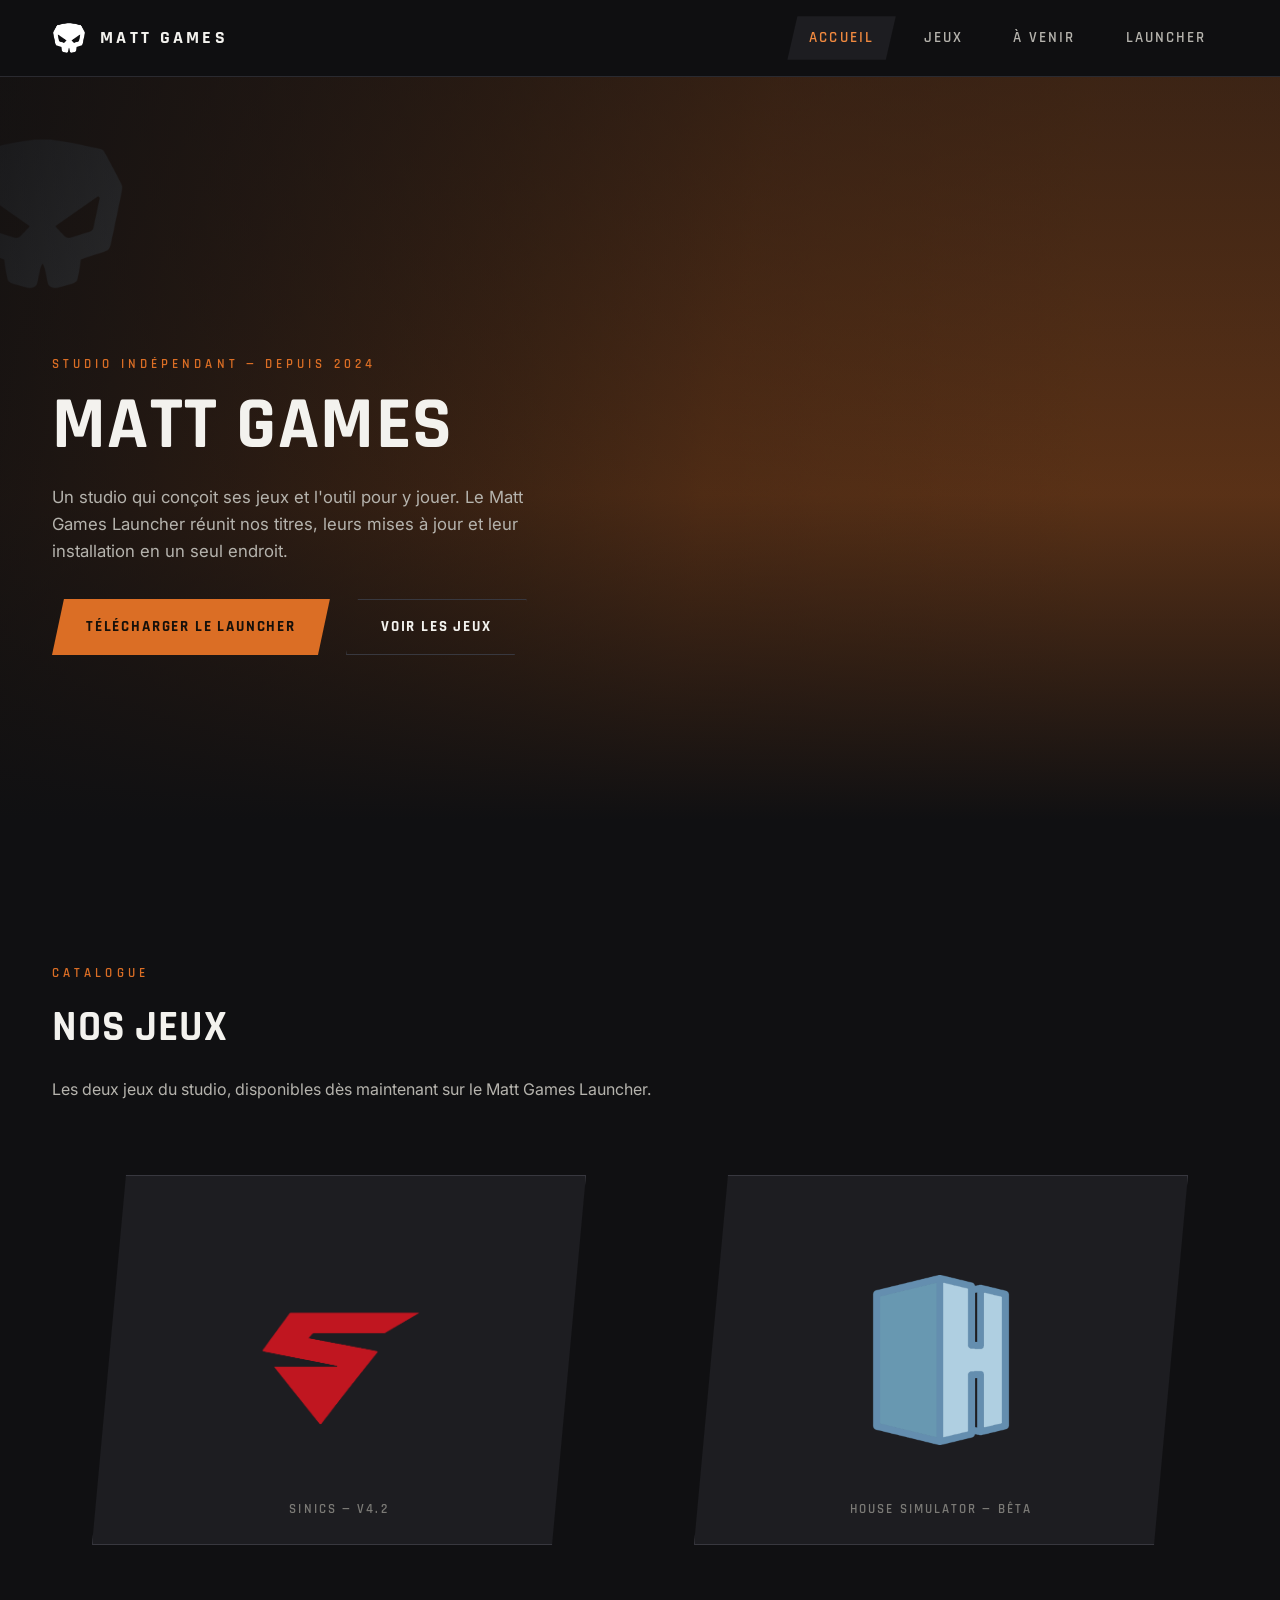
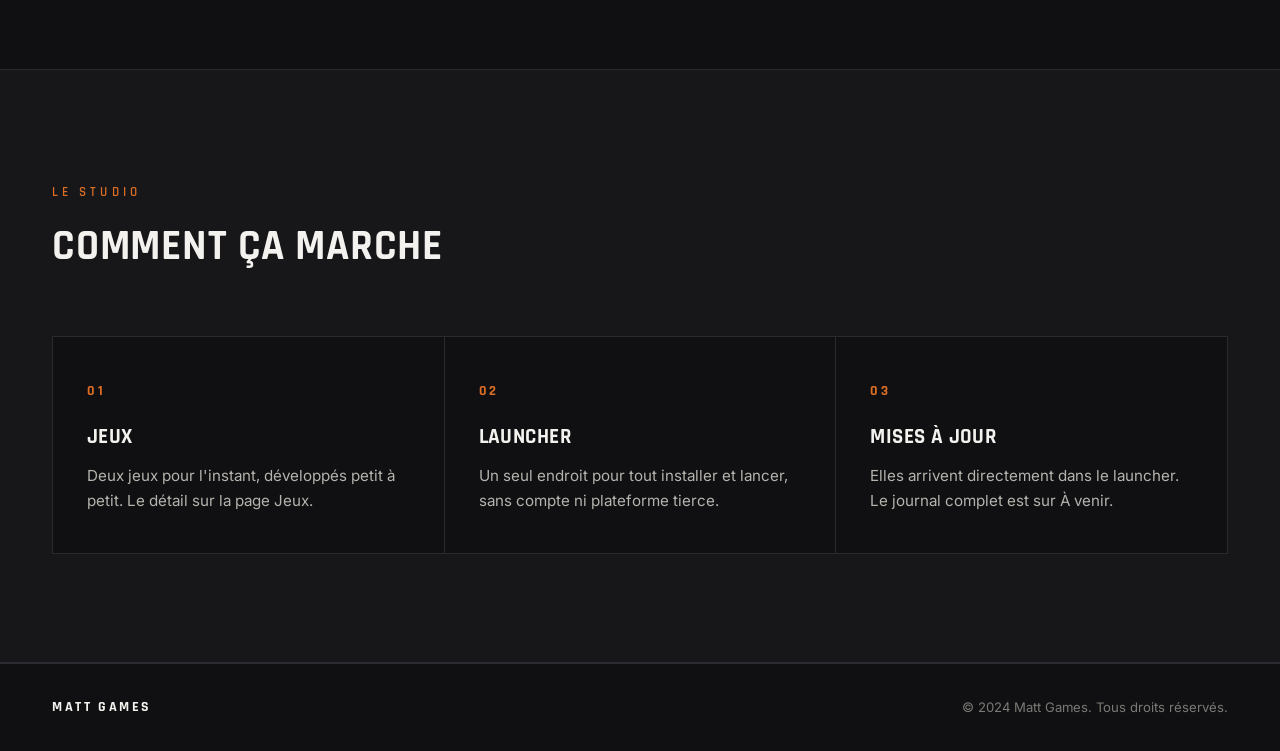
<file: index.html>
<!DOCTYPE html>
<html lang="fr">
<head>
<meta charset="UTF-8">
<meta name="viewport" content="width=device-width, initial-scale=1.0">
<title>Home | Matt Games</title>
<link rel="icon" href="images/LogoMattGames.png">
<link rel="preconnect" href="https://fonts.googleapis.com">
<link href="https://fonts.googleapis.com/css2?family=Rajdhani:wght@600;700&family=Inter:wght@400;500&display=swap" rel="stylesheet">
<link rel="stylesheet" href="styles.css">
</head>
<body>

<header class="topbar">
  <div class="topbar-inner">
    <a href="index.html" class="brand">
      <img src="images/LogoMattGames.png" alt="Matt Games">
      <span class="brand-name">MATT GAMES</span>
    </a>
    <nav class="nav">
      <a href="index.html" class="active">Accueil</a>
      <a href="jeux.html">Jeux</a>
      <a href="venir.html">À venir</a>
      <a href="launcher.html">Launcher</a>
    </nav>
    <button class="nav-toggle" aria-label="Ouvrir le menu">☰</button>
  </div>
</header>

<main>

  <section class="hero">
    <img src="images/presentation.png" alt="Matt Games">
    <div class="hero-content">
      <span class="eyebrow">Studio indépendant — depuis 2024</span>
      <h1 class="hero-title">Matt Games</h1>
      <p class="hero-sub">
        Un studio qui conçoit ses jeux et l'outil pour y jouer. Le Matt Games
        Launcher réunit nos titres, leurs mises à jour et leur installation
        en un seul endroit.
      </p>
      <div class="hero-actions">
        <a href="launcher.html" class="btn btn-primary">Télécharger le launcher</a>
        <a href="jeux.html" class="btn btn-ghost">Voir les jeux</a>
      </div>
    </div>
  </section>

  <section>
    <div class="wrap">
      <div class="section-head">
        <span class="eyebrow">Catalogue</span>
        <h2>Nos jeux</h2>
        <p>Les deux jeux du studio, disponibles dès maintenant sur le Matt Games Launcher.</p>
      </div>
      <!-- Pour ajouter un jeu : copie un bloc <figure> entier ci-dessous,
           colle-le juste avant </div>, change l'image et le texte.
           (à faire aussi dans jeux.html pour que le jeu apparaisse aux deux endroits) -->
      <div class="game-grid">
        <figure class="game-card">
          <img src="Logos/sinics.png" alt="Sinics">
          <figcaption>Sinics — v4.2</figcaption>
        </figure>
        <figure class="game-card">
          <img src="Logos/house-simulator.png" alt="House Simulator">
          <figcaption>House Simulator — Bêta</figcaption>
        </figure>
      </div>
    </div>
  </section>

  <section class="section-alt">
    <div class="wrap">
      <div class="section-head">
        <span class="eyebrow">Le studio</span>
        <h2>Comment ça marche</h2>
      </div>
      <div class="pillars">
        <div class="pillar">
          <span class="num">01</span>
          <h3>Jeux</h3>
          <p>Deux jeux pour l'instant, développés petit à petit. Le détail sur la page Jeux.</p>
        </div>
        <div class="pillar">
          <span class="num">02</span>
          <h3>Launcher</h3>
          <p>Un seul endroit pour tout installer et lancer, sans compte ni plateforme tierce.</p>
        </div>
        <div class="pillar">
          <span class="num">03</span>
          <h3>Mises à jour</h3>
          <p>Elles arrivent directement dans le launcher. Le journal complet est sur À venir.</p>
        </div>
      </div>
    </div>
  </section>

</main>

<footer>
  <div class="wrap footer-inner">
    <span class="brand-name">MATT GAMES</span>
    <span>© 2024 Matt Games. Tous droits réservés.</span>
  </div>
</footer>

<script src="script.js"></script>
</body>
</html>
</file>
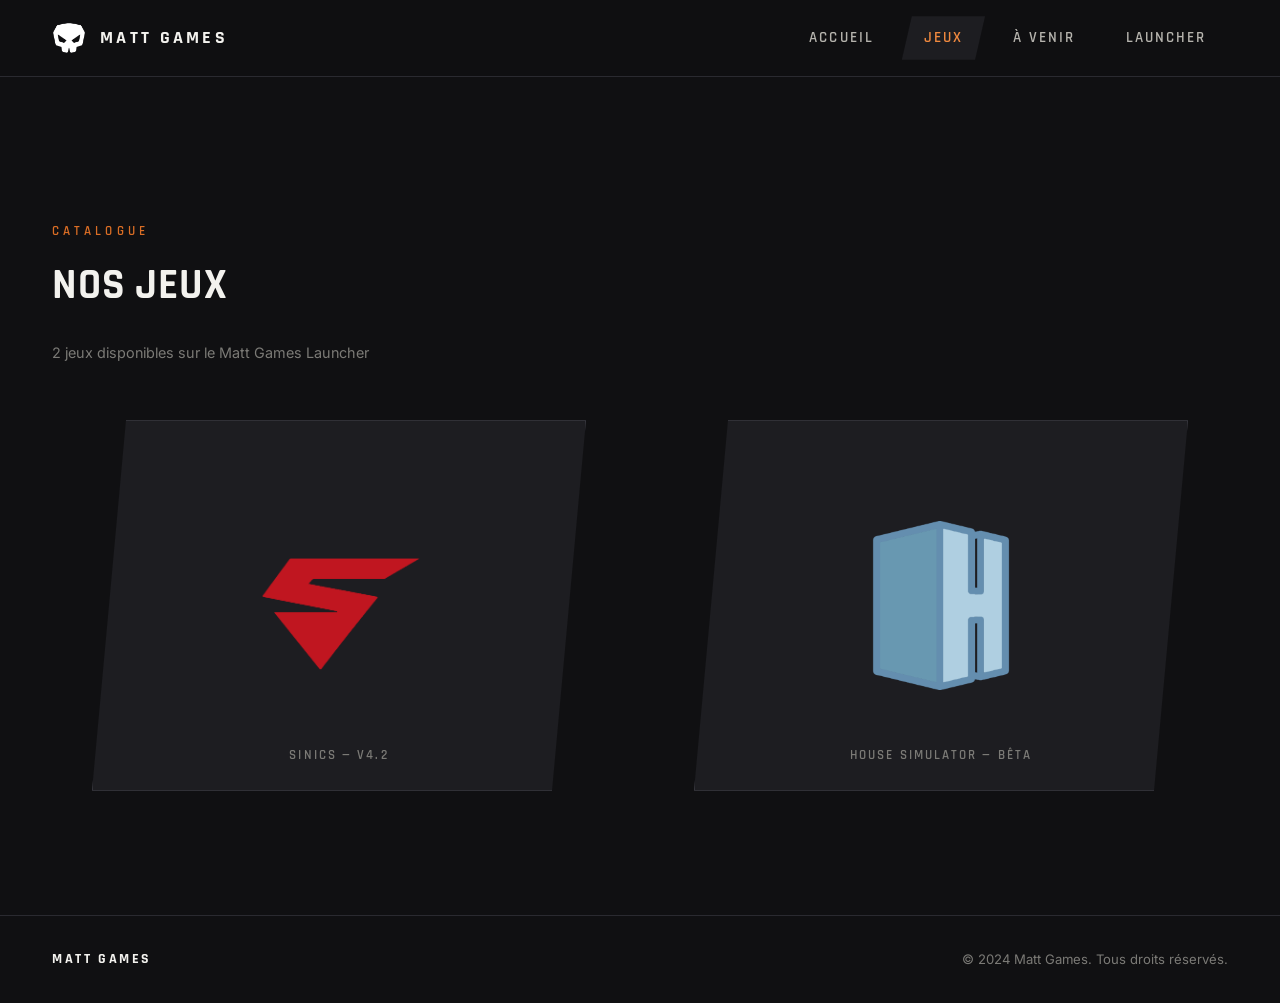
<file: jeux.html>
<!DOCTYPE html>
<html lang="fr">
<head>
<meta charset="UTF-8">
<meta name="viewport" content="width=device-width, initial-scale=1.0">
<title>Jeux | Matt Games</title>
<link rel="icon" href="images/LogoMattGames.png">
<link rel="preconnect" href="https://fonts.googleapis.com">
<link href="https://fonts.googleapis.com/css2?family=Rajdhani:wght@600;700&family=Inter:wght@400;500&display=swap" rel="stylesheet">
<link rel="stylesheet" href="styles.css">
</head>
<body>

<header class="topbar">
  <div class="topbar-inner">
    <a href="index.html" class="brand">
      <img src="images/LogoMattGames.png" alt="Matt Games">
      <span class="brand-name">MATT GAMES</span>
    </a>
    <nav class="nav">
      <a href="index.html">Accueil</a>
      <a href="jeux.html" class="active">Jeux</a>
      <a href="venir.html">À venir</a>
      <a href="launcher.html">Launcher</a>
    </nav>
    <button class="nav-toggle" aria-label="Ouvrir le menu">☰</button>
  </div>
</header>

<main>
  <section style="padding-top: 140px;">
    <div class="wrap">
      <div class="section-head">
        <span class="eyebrow">Catalogue</span>
        <h2>Nos jeux</h2>
      </div>
      <p class="game-count">2 jeux disponibles sur le Matt Games Launcher</p>

      <!-- Pour ajouter un jeu : copie un bloc <figure> entier ci-dessous,
           colle-le juste avant </div>, change l'image et le texte. -->
      <div class="game-grid">
        <figure class="game-card">
          <img src="Logos/sinics.png" alt="Sinics">
          <figcaption>Sinics — v4.2</figcaption>
        </figure>
        <figure class="game-card">
          <img src="Logos/house-simulator.png" alt="House Simulator">
          <figcaption>House Simulator — Bêta</figcaption>
        </figure>
      </div>
    </div>
  </section>
</main>

<footer>
  <div class="wrap footer-inner">
    <span class="brand-name">MATT GAMES</span>
    <span>© 2024 Matt Games. Tous droits réservés.</span>
  </div>
</footer>

<script src="script.js"></script>
</body>
</html>
</file>
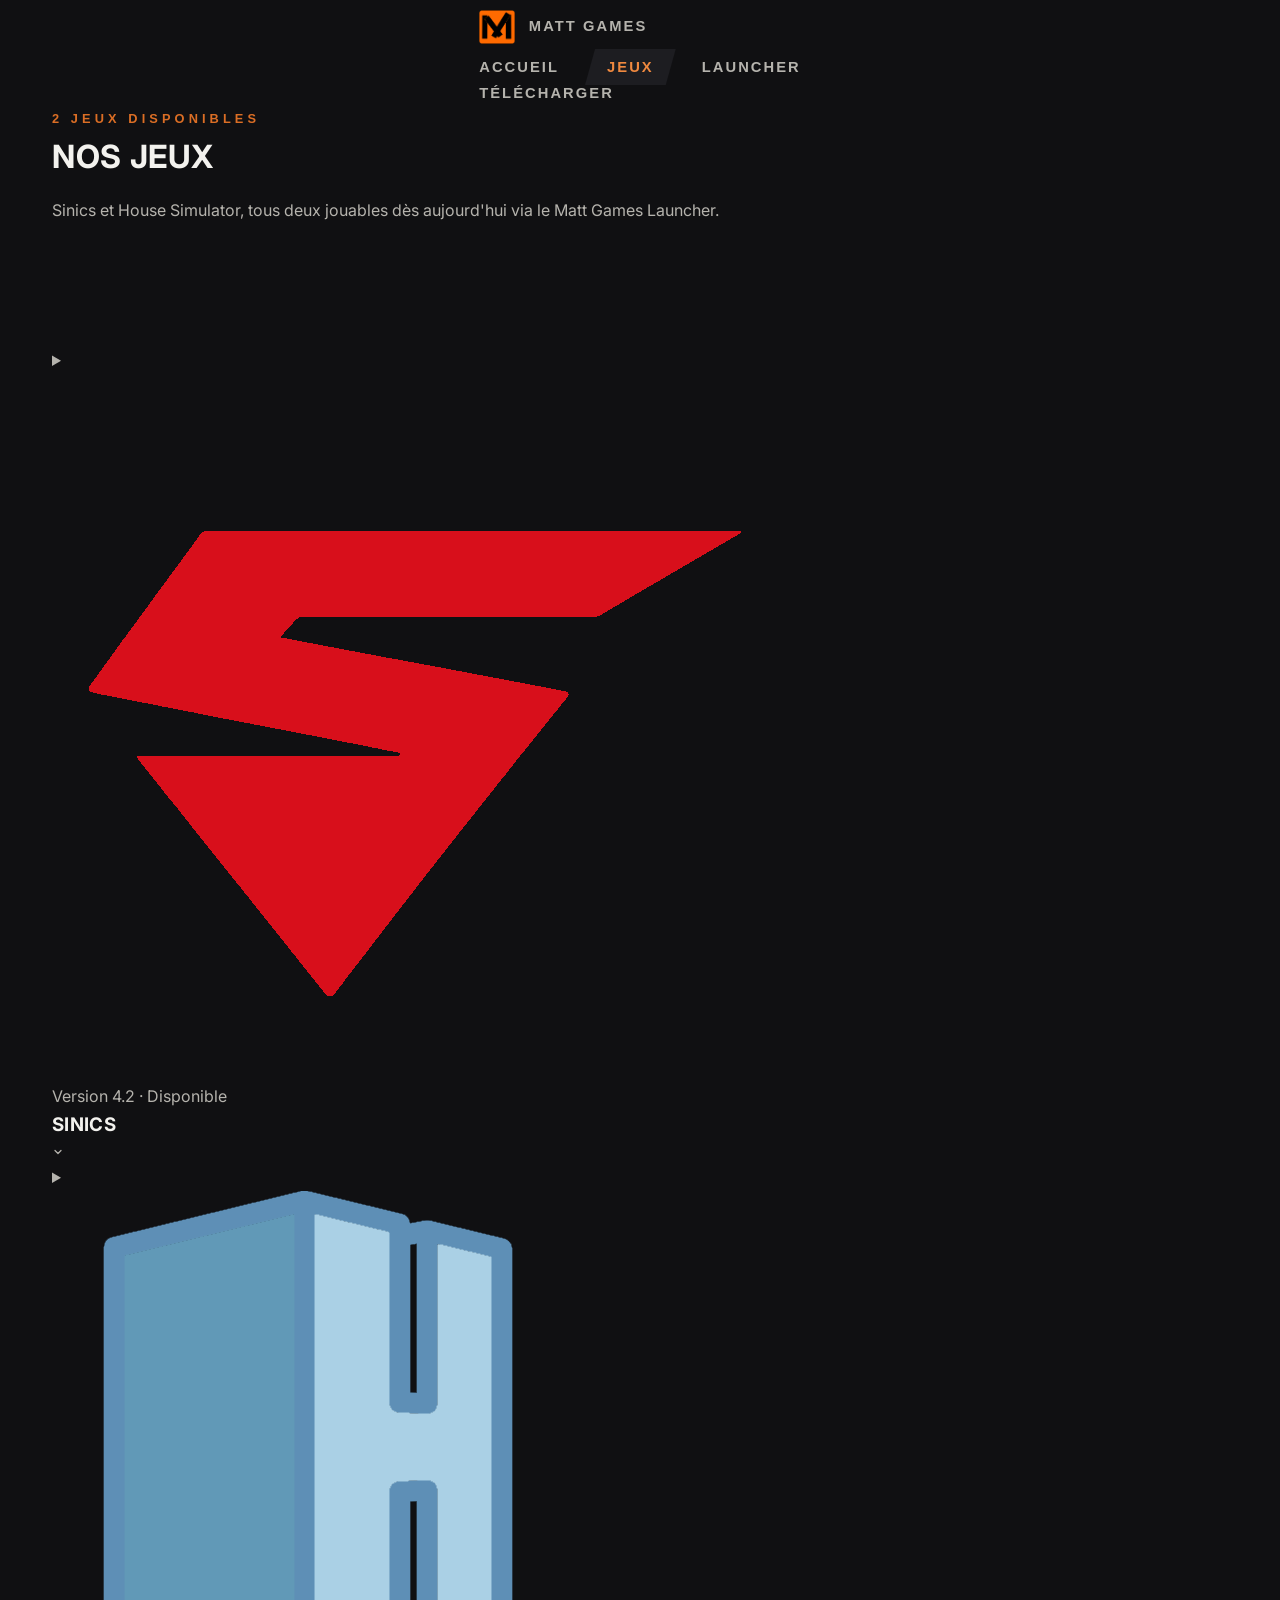
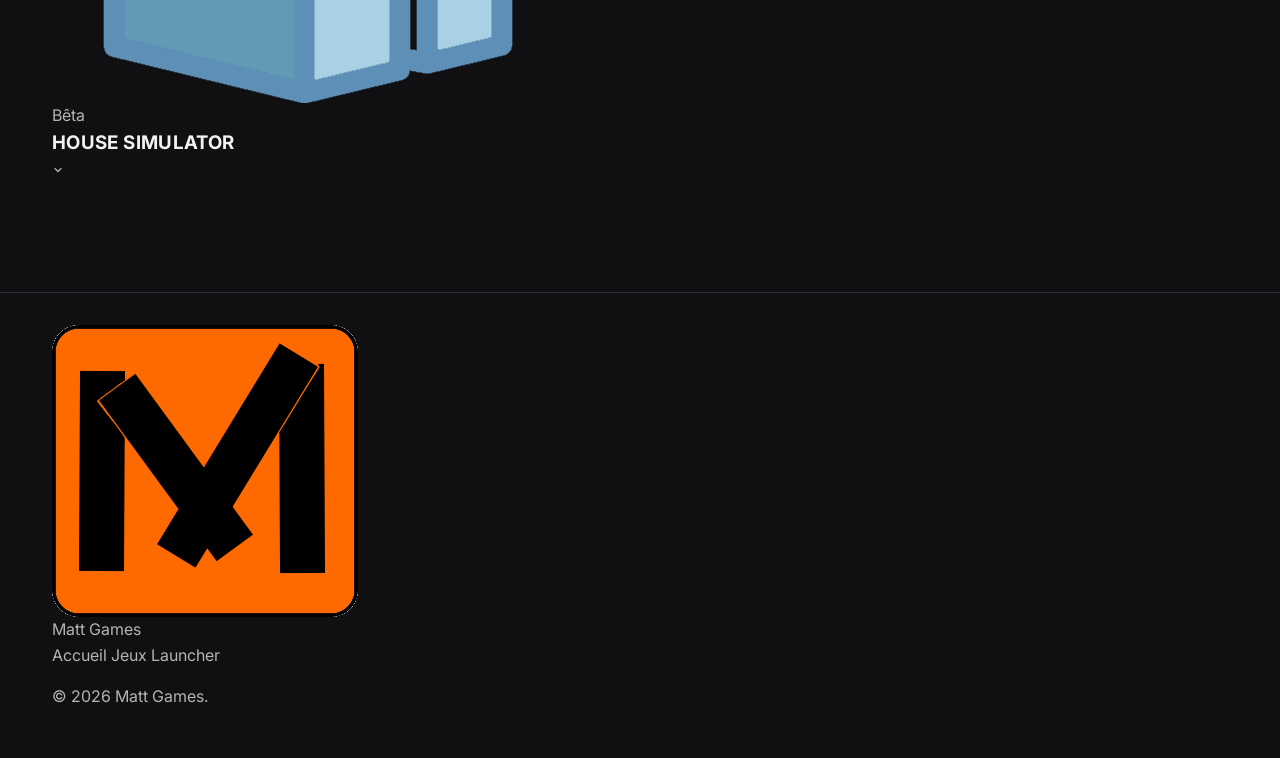
<file: Jeux.html>
<!DOCTYPE html>
<html lang="fr">
<head>
<meta charset="UTF-8">
<meta name="viewport" content="width=device-width, initial-scale=1.0">
<title>Jeux — Matt Games</title>
<meta name="description" content="Découvrez Sinics et House Simulator, les deux jeux de Matt Games.">
<link rel="icon" type="image/png" href="LogoLauncher.png">
<link rel="preconnect" href="https://fonts.googleapis.com">
<link href="https://fonts.googleapis.com/css2?family=Barlow+Condensed:wght@600;700;800&family=Inter:wght@400;500;600;700&family=JetBrains+Mono:wght@400;500&display=swap" rel="stylesheet">
<link rel="stylesheet" href="style.css">
</head>
<body>

<nav class="nav">
  <div class="wrap">
    <a href="index.html" class="brand">
      <img src="LogoLauncher.png" alt="Matt Games">
      <span>Matt Games</span>
    </a>
    <div class="nav-links">
      <a href="index.html">Accueil</a>
      <a href="jeux.html" class="active">Jeux</a>
      <a href="launcher.html">Launcher</a>
    </div>
    <a href="launcher.html" class="nav-cta">Télécharger</a>
    <button class="nav-toggle" aria-label="Menu">
      <span></span><span></span><span></span>
    </button>
  </div>
</nav>

<header class="dl-header">
  <div class="wrap">
    <span class="eyebrow"><span class="dot"></span>2 jeux disponibles</span>
    <h1>Nos jeux</h1>
    <p class="lead">Sinics et House Simulator, tous deux jouables dès aujourd'hui via le Matt Games Launcher.</p>
  </div>
</header>

<section>
  <div class="wrap">
    <div class="game-list">

      <details class="game-entry" id="sinics" style="--game-color: var(--sinics);">
        <summary>
          <img src="Logos/Sinics.png" alt="Sinics">
          <div class="entry-head">
            <span class="tag">Version 4.2 · Disponible</span>
            <h3>Sinics</h3>
          </div>
          <div class="chevron">
            <svg viewBox="0 0 24 24" width="12" height="12" fill="none" stroke="currentColor" stroke-width="2.5" stroke-linecap="round" stroke-linejoin="round"><polyline points="6 9 12 15 18 9"></polyline></svg>
          </div>
        </summary>
        <div class="entry-body">
          <div class="inner">
            <div class="entry-facts">
              <span><b>Stratégie</b>Genre</span>
              <span><b>4.2</b>Version</span>
              <span><b>Matt Games Launcher</b>Disponible sur</span>
            </div>
            <p>Sinics est un jeu de stratégie où chaque décision modifie l'équilibre d'un système miniature. Pas de tutoriel interminable : on apprend en jouant, partie après partie, en observant comment les règles réagissent entre elles.</p>
            <a href="launcher.html" class="btn btn-primary">Télécharger le launcher pour jouer</a>
          </div>
        </div>
      </details>

      <details class="game-entry" id="house-simulator" style="--game-color: var(--house);">
        <summary>
          <img src="Logos/HouseSimulator.png" alt="House Simulator">
          <div class="entry-head">
            <span class="tag">Bêta</span>
            <h3>House Simulator</h3>
          </div>
          <div class="chevron">
            <svg viewBox="0 0 24 24" width="12" height="12" fill="none" stroke="currentColor" stroke-width="2.5" stroke-linecap="round" stroke-linejoin="round"><polyline points="6 9 12 15 18 9"></polyline></svg>
          </div>
        </summary>
        <div class="entry-body">
          <div class="inner">
            <div class="entry-facts">
              <span><b>Simulation</b>Genre</span>
              <span><b>Bêta</b>Version</span>
              <span><b>Matt Games Launcher</b>Disponible sur</span>
            </div>
            <p>House Simulator vous met aux commandes de la construction et de la gestion d'une maison, de la fondation à la décoration finale. Un simulateur détendu, sans pression ni chronomètre, actuellement en bêta.</p>
            <a href="launcher.html" class="btn btn-primary">Télécharger le launcher pour jouer</a>
          </div>
        </div>
      </details>

    </div>
  </div>
</section>

<footer>
  <div class="wrap">
    <div class="footer-row">
      <a href="index.html" class="footer-brand">
        <img src="LogoLauncher.png" alt="">
        Matt Games
      </a>
      <div class="footer-links">
        <a href="index.html">Accueil</a>
        <a href="jeux.html">Jeux</a>
        <a href="launcher.html">Launcher</a>
      </div>
    </div>
    <p class="footer-note">© 2026 Matt Games.</p>
  </div>
</footer>

<script src="script.js"></script>
</body>
</html>
</file>
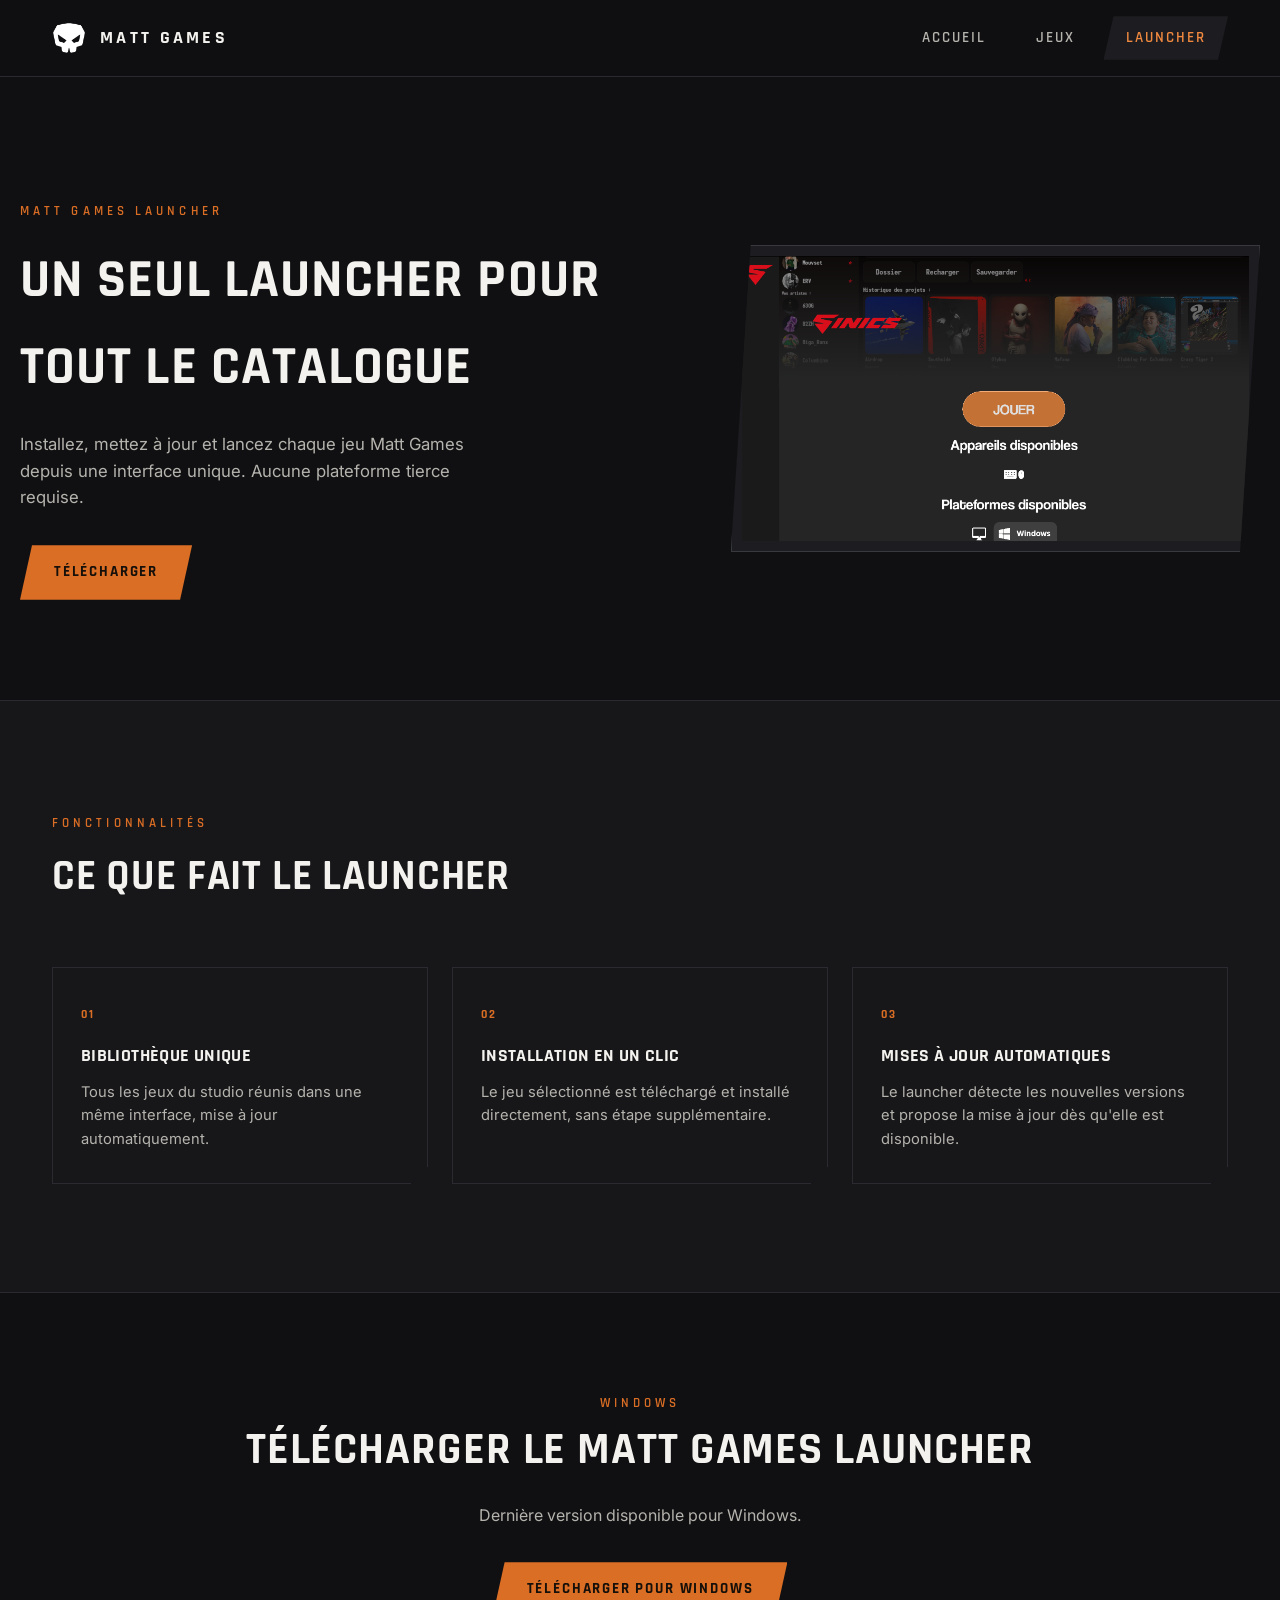
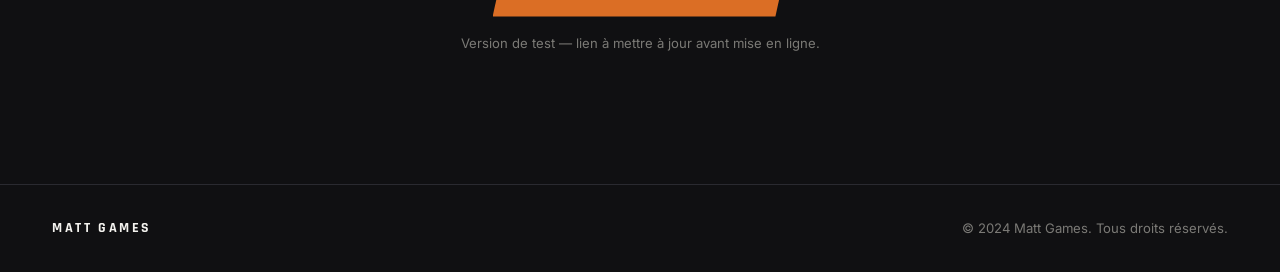
<file: launcher.html>
<!DOCTYPE html>
<html lang="fr">
<head>
<meta charset="UTF-8">
<meta name="viewport" content="width=device-width, initial-scale=1.0">
<title>Launcher | Matt Games</title>
<link rel="icon" href="images/LogoMattGames.png">
<link rel="preconnect" href="https://fonts.googleapis.com">
<link href="https://fonts.googleapis.com/css2?family=Rajdhani:wght@600;700&family=Inter:wght@400;500&display=swap" rel="stylesheet">
<link rel="stylesheet" href="styles.css">
</head>
<body>

<header class="topbar">
  <div class="topbar-inner">
    <a href="index.html" class="brand">
      <img src="images/LogoMattGames.png" alt="Matt Games">
      <span class="brand-name">MATT GAMES</span>
    </a>
    <nav class="nav">
      <a href="index.html">Accueil</a>
      <a href="jeux.html">Jeux</a>
      <a href="launcher.html" class="active">Launcher</a>
    </nav>
    <button class="nav-toggle" aria-label="Ouvrir le menu">☰</button>
  </div>
</header>

<main>

  <section class="launcher-hero wrap">
    <div>
      <span class="eyebrow">Matt Games Launcher</span>
      <h1>Un seul launcher pour tout le catalogue</h1>
      <p class="hero-sub" style="max-width: 460px;">
        Installez, mettez à jour et lancez chaque jeu Matt Games depuis
        une interface unique. Aucune plateforme tierce requise.
      </p>
      <div class="hero-actions">
        <a href="#telecharger" class="btn btn-primary">Télécharger</a>
      </div>
    </div>
    <div class="launcher-visual">
      <img src="images/launcher-capture.png" alt="Interface du Matt Games Launcher">
    </div>
  </section>

  <section class="section-alt">
    <div class="wrap">
      <div class="section-head">
        <span class="eyebrow">Fonctionnalités</span>
        <h2>Ce que fait le launcher</h2>
      </div>
      <div class="feature-grid">
        <div class="feature">
          <span class="tag">01</span>
          <h3>Bibliothèque unique</h3>
          <p>Tous les jeux du studio réunis dans une même interface, mise à jour automatiquement.</p>
        </div>
        <div class="feature">
          <span class="tag">02</span>
          <h3>Installation en un clic</h3>
          <p>Le jeu sélectionné est téléchargé et installé directement, sans étape supplémentaire.</p>
        </div>
        <div class="feature">
          <span class="tag">03</span>
          <h3>Mises à jour automatiques</h3>
          <p>Le launcher détecte les nouvelles versions et propose la mise à jour dès qu'elle est disponible.</p>
        </div>
      </div>
    </div>
  </section>

  <section class="download-cta" id="telecharger">
    <div class="wrap">
      <span class="eyebrow">Windows</span>
      <h2>Télécharger le Matt Games Launcher</h2>
      <p>Dernière version disponible pour Windows.</p>
      <a href="#" class="btn btn-primary">Télécharger pour Windows</a>
      <p class="download-meta">Version de test — lien à mettre à jour avant mise en ligne.</p>
    </div>
  </section>

</main>

<footer>
  <div class="wrap footer-inner">
    <span class="brand-name">MATT GAMES</span>
    <span>© 2024 Matt Games. Tous droits réservés.</span>
  </div>
</footer>

<script src="script.js"></script>
</body>
</html>
</file>
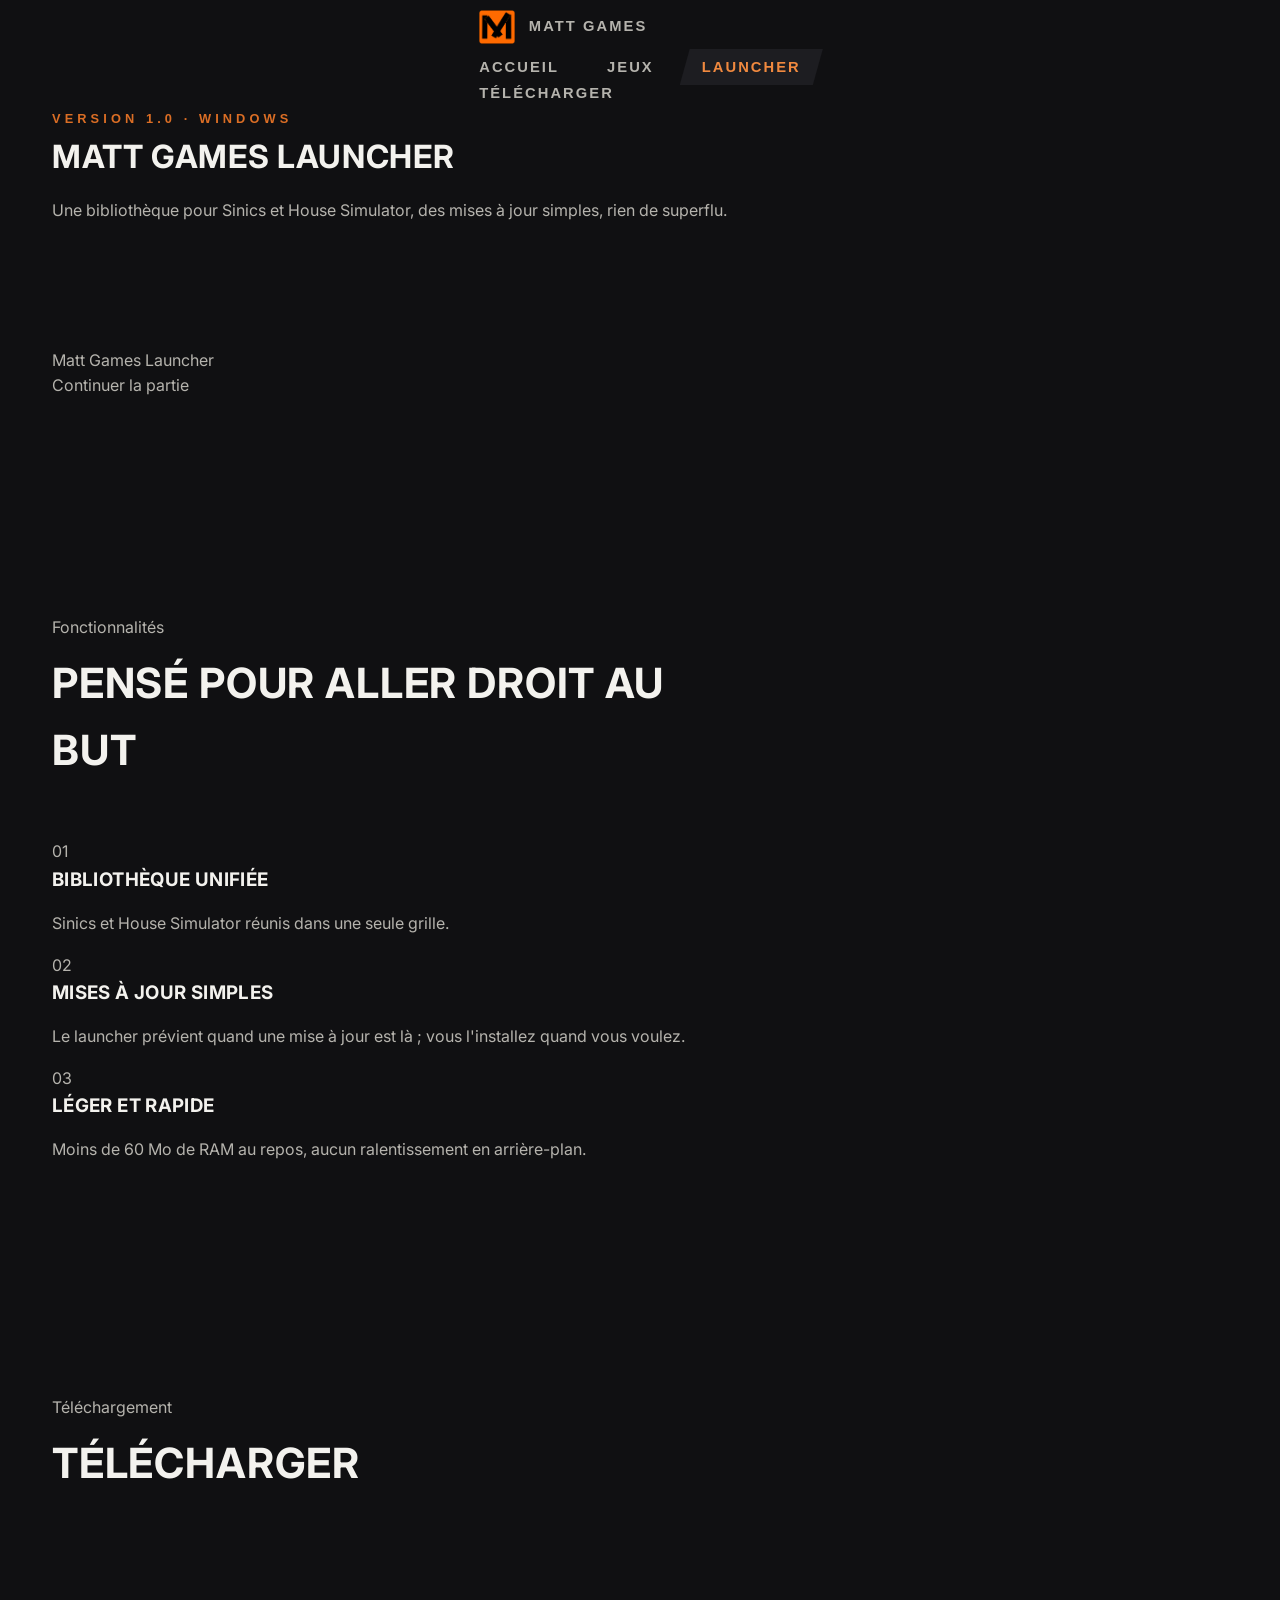
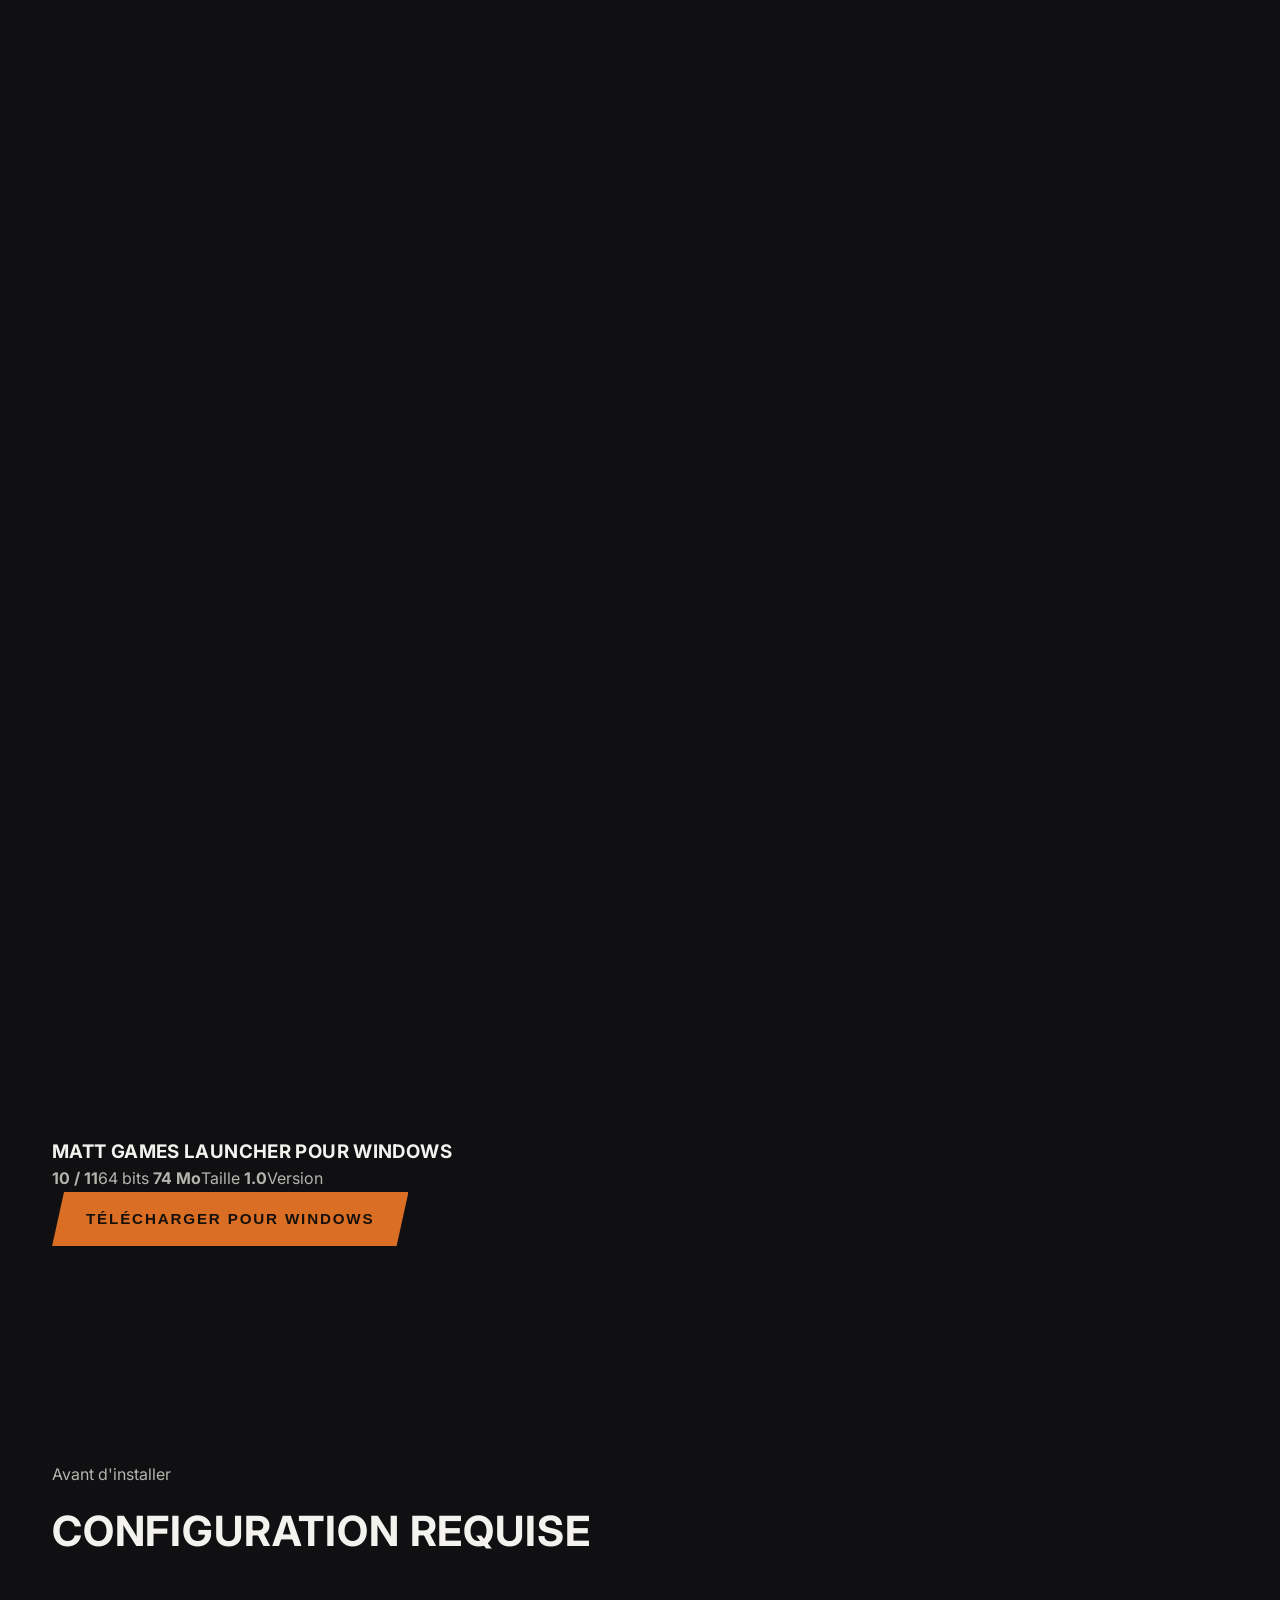
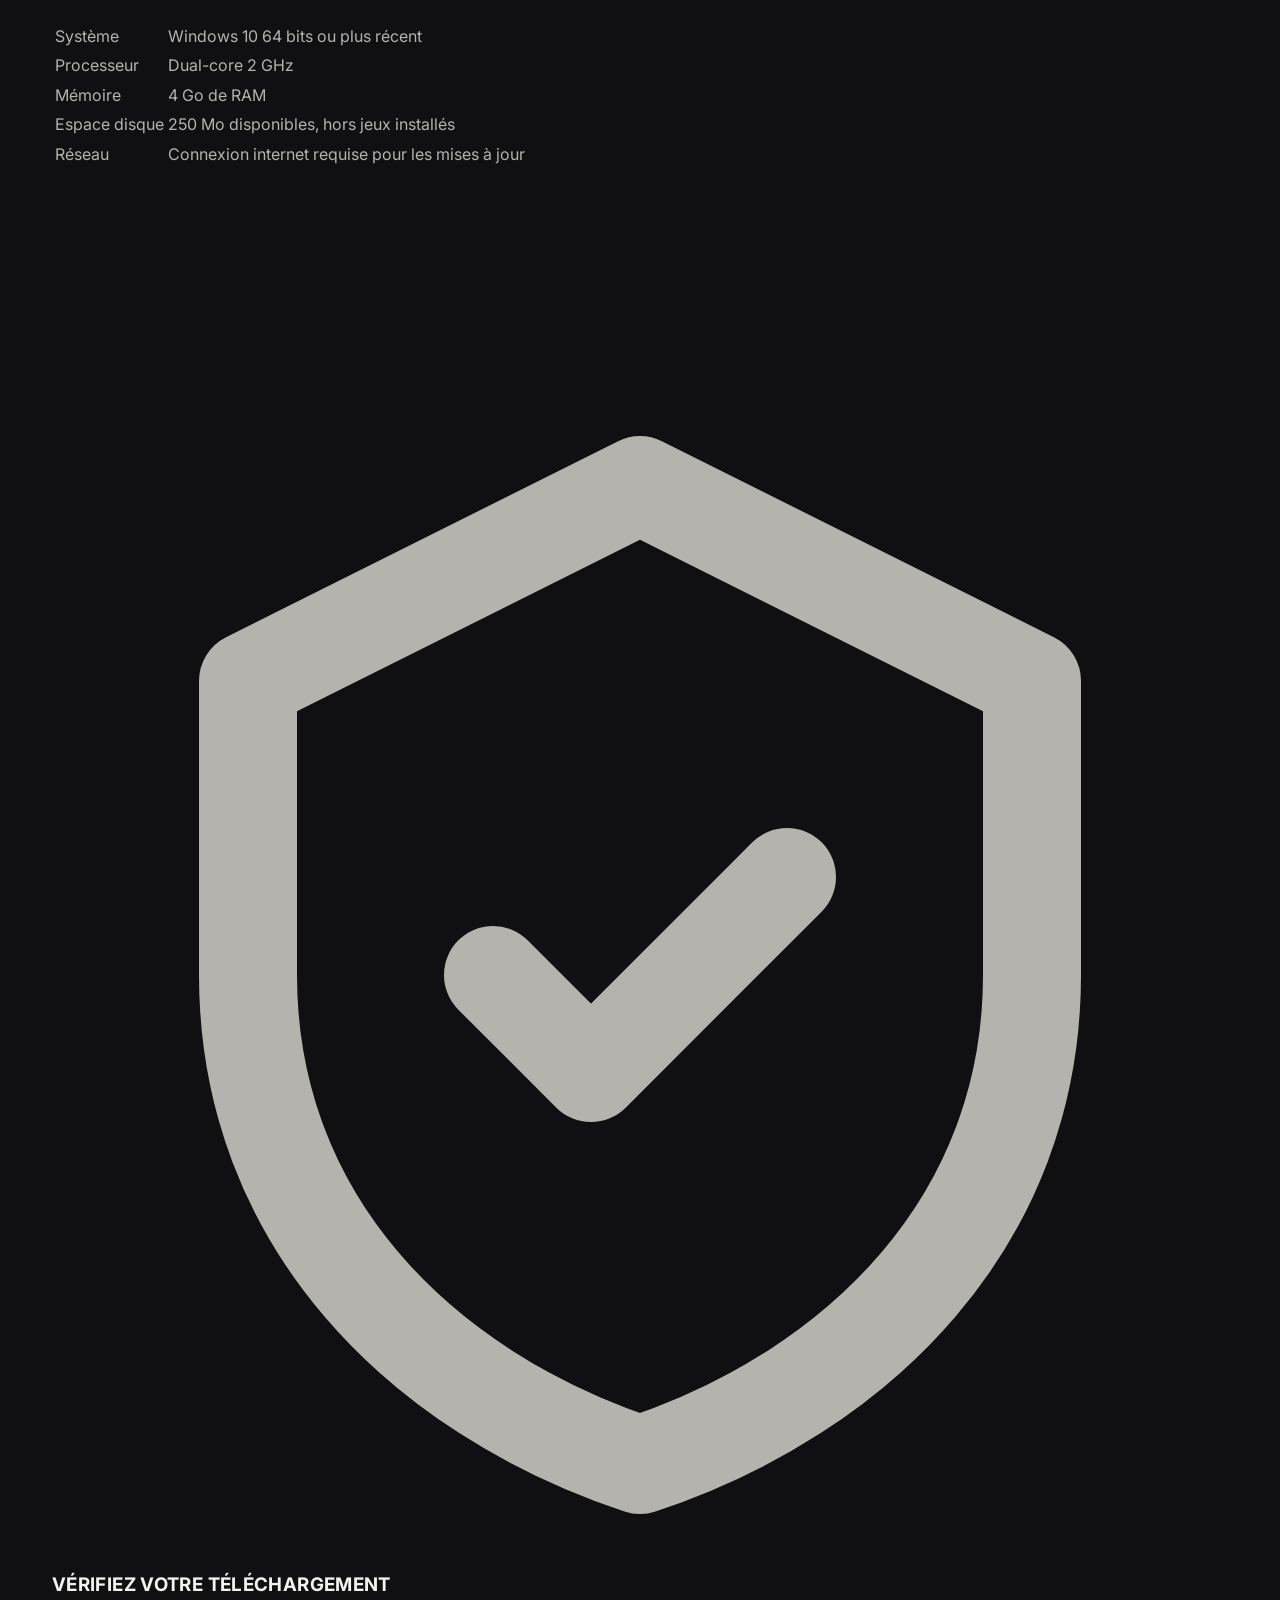
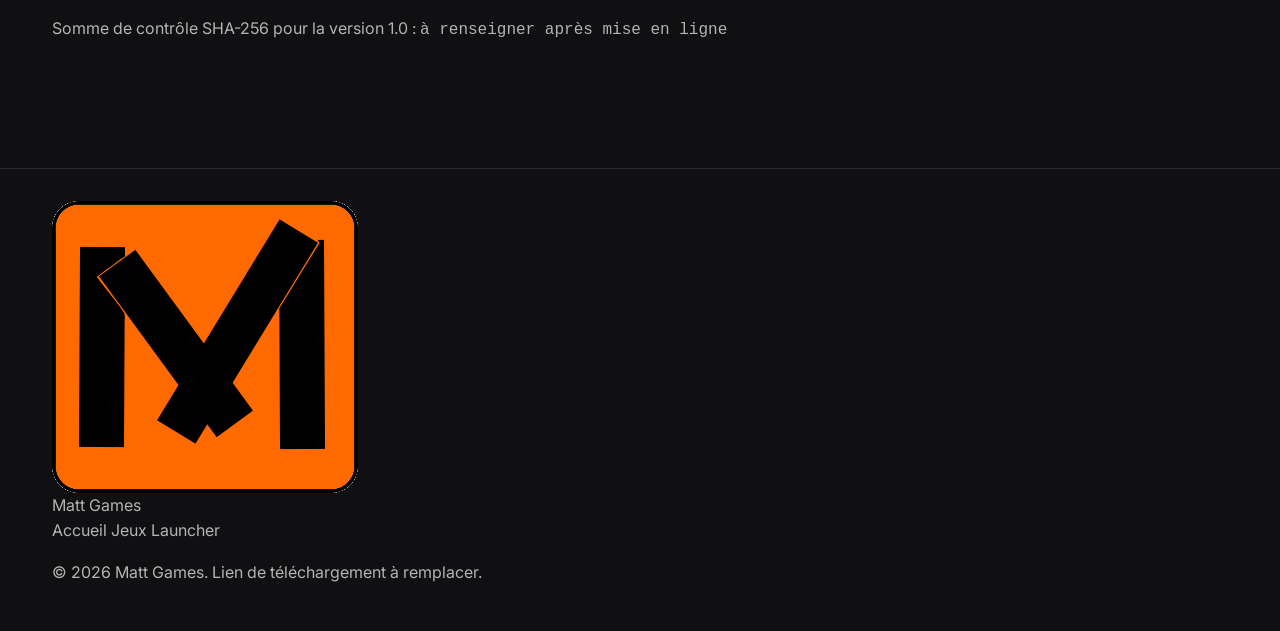
<file: Launcher.html>
<!DOCTYPE html>
<html lang="fr">
<head>
<meta charset="UTF-8">
<meta name="viewport" content="width=device-width, initial-scale=1.0">
<title>Launcher — Matt Games</title>
<meta name="description" content="Téléchargez le Matt Games Launcher pour Windows. Version 1.0.">
<link rel="icon" type="image/png" href="LogoLauncher.png">
<link rel="preconnect" href="https://fonts.googleapis.com">
<link href="https://fonts.googleapis.com/css2?family=Barlow+Condensed:wght@600;700;800&family=Inter:wght@400;500;600;700&family=JetBrains+Mono:wght@400;500&display=swap" rel="stylesheet">
<link rel="stylesheet" href="style.css">
</head>
<body>

<nav class="nav">
  <div class="wrap">
    <a href="index.html" class="brand">
      <img src="LogoLauncher.png" alt="Matt Games">
      <span>Matt Games</span>
    </a>
    <div class="nav-links">
      <a href="index.html">Accueil</a>
      <a href="jeux.html">Jeux</a>
      <a href="launcher.html" class="active">Launcher</a>
    </div>
    <a href="launcher.html" class="nav-cta">Télécharger</a>
    <button class="nav-toggle" aria-label="Menu">
      <span></span><span></span><span></span>
    </button>
  </div>
</nav>

<header class="dl-header">
  <div class="wrap">
    <span class="eyebrow"><span class="dot"></span>Version 1.0 · Windows</span>
    <h1>Matt Games Launcher</h1>
    <p class="lead">Une bibliothèque pour Sinics et House Simulator, des mises à jour simples, rien de superflu.</p>
  </div>
</header>

<section>
  <div class="wrap">
    <div class="mock" aria-hidden="true">
      <div class="mock-bar">
        <span class="mock-dot"></span>
        <span class="mock-dot"></span>
        <span class="mock-dot"></span>
        <span class="mock-title">Matt Games Launcher</span>
      </div>
      <div class="mock-body">
        <div class="mock-side">
          <div class="tile sinics"></div>
          <div class="tile house"></div>
          <div class="tile"></div>
        </div>
        <div class="mock-main">
          <div class="mock-hero">Continuer la partie</div>
          <div class="mock-grid">
            <div class="card"></div>
            <div class="card"></div>
            <div class="card"></div>
          </div>
        </div>
      </div>
    </div>
  </div>
</section>

<section class="tight">
  <div class="wrap">
    <div class="section-head">
      <span class="kicker">Fonctionnalités</span>
      <h2>Pensé pour aller droit au but</h2>
    </div>
    <div class="features">
      <div class="feature-card">
        <span class="feature-num">01</span>
        <h3>Bibliothèque unifiée</h3>
        <p>Sinics et House Simulator réunis dans une seule grille.</p>
      </div>
      <div class="feature-card">
        <span class="feature-num">02</span>
        <h3>Mises à jour simples</h3>
        <p>Le launcher prévient quand une mise à jour est là ; vous l'installez quand vous voulez.</p>
      </div>
      <div class="feature-card">
        <span class="feature-num">03</span>
        <h3>Léger et rapide</h3>
        <p>Moins de 60 Mo de RAM au repos, aucun ralentissement en arrière-plan.</p>
      </div>
    </div>
  </div>
</section>

<section class="tight">
  <div class="wrap">
    <div class="section-head">
      <span class="kicker">Téléchargement</span>
      <h2>Télécharger</h2>
    </div>
    <div class="download-panel">
      <div class="os-icon">
        <svg viewBox="0 0 24 24" fill="none" stroke="var(--accent-bright)" stroke-width="2" stroke-linecap="round" stroke-linejoin="round"><rect x="2" y="4" width="20" height="13" rx="2"></rect><path d="M8 21h8M12 17v4"></path></svg>
      </div>
      <div class="info">
        <h3>Matt Games Launcher pour Windows</h3>
        <div class="os-specs">
          <span><b>10 / 11</b>64 bits</span>
          <span><b>74 Mo</b>Taille</span>
          <span><b>1.0</b>Version</span>
        </div>
        <a href="#" class="btn btn-primary" download>Télécharger pour Windows</a>
      </div>
    </div>
  </div>
</section>

<section id="requirements" class="tight">
  <div class="wrap">
    <div class="section-head">
      <span class="kicker">Avant d'installer</span>
      <h2>Configuration requise</h2>
    </div>
    <div class="requirements">
      <table class="req-table">
        <tr><td>Système</td><td>Windows 10 64 bits ou plus récent</td></tr>
        <tr><td>Processeur</td><td>Dual-core 2 GHz</td></tr>
        <tr><td>Mémoire</td><td>4 Go de RAM</td></tr>
        <tr><td>Espace disque</td><td>250 Mo disponibles, hors jeux installés</td></tr>
        <tr><td>Réseau</td><td>Connexion internet requise pour les mises à jour</td></tr>
      </table>
    </div>
  </div>
</section>

<section class="tight">
  <div class="wrap">
    <div class="verify">
      <svg viewBox="0 0 24 24" fill="none" stroke="currentColor" stroke-width="2" stroke-linecap="round" stroke-linejoin="round"><path d="M9 12l2 2 4-4"></path><path d="M12 2l8 4v6c0 5-3.5 8.5-8 10-4.5-1.5-8-5-8-10V6l8-4z"></path></svg>
      <div>
        <h3>Vérifiez votre téléchargement</h3>
        <p>Somme de contrôle SHA-256 pour la version 1.0&nbsp;: <code>à renseigner après mise en ligne</code></p>
      </div>
    </div>
  </div>
</section>

<footer>
  <div class="wrap">
    <div class="footer-row">
      <a href="index.html" class="footer-brand">
        <img src="LogoLauncher.png" alt="">
        Matt Games
      </a>
      <div class="footer-links">
        <a href="index.html">Accueil</a>
        <a href="jeux.html">Jeux</a>
        <a href="launcher.html">Launcher</a>
      </div>
    </div>
    <p class="footer-note">© 2026 Matt Games. Lien de téléchargement à remplacer.</p>
  </div>
</footer>

<script src="script.js"></script>
</body>
</html>
</file>
<file: styles.css>
/* ===================================================================
   MATT GAMES — design tokens
   Palette : anthracite profond + accent orange combustion
   Type    : Rajdhani (display, anguleux) / Inter (texte, sobre)
   Signature : coupe diagonale à 12° reprise sur nav, boutons, cartes
   =================================================================== */

:root {
  --bg-0: #101012;
  --bg-1: #17171a;
  --bg-2: #1d1d21;
  --border: #2a2a30;
  --border-strong: #38383f;

  --text-hi: #f3f2ee;
  --text-mid: #b5b3ad;
  --text-low: #7b7a76;

  --accent: #db6e25;
  --accent-hi: #f0893f;
  --accent-low: #a5541b;
  --accent-wash: rgba(219, 110, 37, 0.12);

  --cut: 14px;                 /* profondeur de la coupe diagonale signature */
  --radius: 2px;                /* le flat design garde les angles quasi vifs */
  --maxw: 1240px;

  --ease: cubic-bezier(.2, .8, .2, 1);
}

* { box-sizing: border-box; }
html { scroll-behavior: smooth; }

body {
  margin: 0;
  background: var(--bg-0);
  color: var(--text-mid);
  font-family: 'Inter', system-ui, sans-serif;
  font-size: 16px;
  line-height: 1.6;
  -webkit-font-smoothing: antialiased;
}

h1, h2, h3, .display {
  font-family: 'Rajdhani', 'Inter', sans-serif;
  color: var(--text-hi);
  font-weight: 700;
  letter-spacing: 0.02em;
  margin: 0;
  text-transform: uppercase;
}

a { color: inherit; text-decoration: none; }
img { max-width: 100%; display: block; }

.eyebrow {
  font-family: 'Rajdhani', sans-serif;
  font-weight: 600;
  font-size: 0.8rem;
  letter-spacing: 0.32em;
  text-transform: uppercase;
  color: var(--accent);
}

.wrap {
  max-width: var(--maxw);
  margin: 0 auto;
  padding: 0 32px;
}

/* focus visibility (accessibilité) */
a:focus-visible, button:focus-visible {
  outline: 2px solid var(--accent-hi);
  outline-offset: 3px;
}

@media (prefers-reduced-motion: reduce) {
  * { animation: none !important; transition: none !important; }
}

/* ---------------------------------------------------------------
   Coupe diagonale — l'élément signature, réutilisé partout
   --------------------------------------------------------------- */
.cut {
  clip-path: polygon(
    var(--cut) 0, 100% 0,
    calc(100% - var(--cut)) 100%, 0 100%
  );
}
.cut-r {
  clip-path: polygon(
    0 0, calc(100% - var(--cut)) 0,
    100% 100%, var(--cut) 100%
  );
}

/* ---------------------------------------------------------------
   Topbar
   --------------------------------------------------------------- */
.topbar {
  position: sticky;
  top: 0;
  z-index: 100;
  background: rgba(16, 16, 18, 0.92);
  backdrop-filter: blur(10px);
  border-bottom: 1px solid var(--border);
}

.topbar-inner {
  max-width: var(--maxw);
  margin: 0 auto;
  padding: 0 32px;
  height: 76px;
  display: flex;
  align-items: center;
  justify-content: space-between;
}

.brand {
  display: flex;
  align-items: center;
  gap: 14px;
}

.brand img {
  height: 34px;
  width: auto;
}

.brand-name {
  font-family: 'Rajdhani', sans-serif;
  font-weight: 700;
  font-size: 1.15rem;
  letter-spacing: 0.18em;
  color: var(--text-hi);
}

.nav {
  display: flex;
  gap: 6px;
}

.nav a {
  position: relative;
  padding: 10px 22px;
  font-family: 'Rajdhani', sans-serif;
  font-weight: 600;
  font-size: 0.92rem;
  letter-spacing: 0.14em;
  text-transform: uppercase;
  color: var(--text-mid);
  transition: color .2s var(--ease);
}

.nav a::before {
  content: '';
  position: absolute;
  inset: 0;
  background: var(--bg-2);
  clip-path: polygon(10px 0, 100% 0, calc(100% - 10px) 100%, 0 100%);
  opacity: 0;
  transition: opacity .2s var(--ease);
  z-index: -1;
}

.nav a:hover, .nav a.active { color: var(--text-hi); }
.nav a:hover::before, .nav a.active::before { opacity: 1; }
.nav a.active { color: var(--accent-hi); }

.nav-toggle {
  display: none;
  background: none;
  border: 1px solid var(--border-strong);
  color: var(--text-hi);
  width: 42px;
  height: 42px;
  align-items: center;
  justify-content: center;
  cursor: pointer;
}

/* ---------------------------------------------------------------
   Buttons
   --------------------------------------------------------------- */
.btn {
  display: inline-flex;
  align-items: center;
  gap: 10px;
  padding: 15px 34px;
  font-family: 'Rajdhani', sans-serif;
  font-weight: 700;
  font-size: 0.95rem;
  letter-spacing: 0.12em;
  text-transform: uppercase;
  border: none;
  cursor: pointer;
  transition: transform .18s var(--ease), background .18s var(--ease);
  clip-path: polygon(12px 0, 100% 0, calc(100% - 12px) 100%, 0 100%);
}

.btn-primary {
  background: var(--accent);
  color: #16100a;
}
.btn-primary:hover { background: var(--accent-hi); transform: translateY(-1px); }

.btn-ghost {
  background: transparent;
  color: var(--text-hi);
  border: 1px solid var(--border-strong);
  clip-path: polygon(12px 0, 100% 0, calc(100% - 12px) 100%, 0 100%);
}
.btn-ghost:hover { border-color: var(--accent); color: var(--accent-hi); }

/* ---------------------------------------------------------------
   Hero (accueil)
   --------------------------------------------------------------- */
.hero {
  position: relative;
  height: 86vh;
  min-height: 560px;
  display: flex;
  align-items: flex-end;
  overflow: hidden;
  background: #0c0c0d;
}

.hero img {
  position: absolute;
  inset: 0;
  width: 100%;
  height: 100%;
  object-fit: cover;
  opacity: 0.55;
}

.hero::after {
  content: '';
  position: absolute;
  inset: 0;
  background:
    linear-gradient(0deg, var(--bg-0) 4%, rgba(16,16,18,0.25) 46%, rgba(16,16,18,0.55) 100%),
    linear-gradient(100deg, rgba(16,16,18,0.85) 0%, rgba(16,16,18,0.1) 55%);
}

.hero-content {
  position: relative;
  z-index: 2;
  padding: 0 32px 88px;
  max-width: var(--maxw);
  margin: 0 auto;
  width: 100%;
}

.hero-title {
  font-size: clamp(2.6rem, 6vw, 4.6rem);
  line-height: 0.98;
  margin: 14px 0 22px;
}

.hero-sub {
  max-width: 520px;
  color: var(--text-mid);
  font-size: 1.05rem;
  margin-bottom: 34px;
}

.hero-actions { display: flex; gap: 16px; flex-wrap: wrap; }

/* ---------------------------------------------------------------
   Sections
   --------------------------------------------------------------- */
section { padding: 108px 0; }
.section-head { margin-bottom: 56px; max-width: 620px; }
.section-head h2 { font-size: clamp(1.8rem, 3.4vw, 2.6rem); margin-top: 10px; }
.section-head p { margin-top: 16px; color: var(--text-mid); }

.section-alt { background: var(--bg-1); border-top: 1px solid var(--border); border-bottom: 1px solid var(--border); }

/* Studio strip (accueil) */
.pillars {
  display: grid;
  grid-template-columns: repeat(3, 1fr);
  gap: 1px;
  background: var(--border);
  border: 1px solid var(--border);
}

.pillar {
  background: var(--bg-0);
  padding: 40px 34px;
  position: relative;
}

.pillar .num {
  font-family: 'Rajdhani', sans-serif;
  font-weight: 700;
  color: var(--accent);
  font-size: 0.85rem;
  letter-spacing: 0.2em;
}

.pillar h3 {
  font-size: 1.3rem;
  margin: 18px 0 10px;
}

.pillar p { margin: 0; font-size: 0.95rem; }

/* ---------------------------------------------------------------
   Jeux — grille de parallélogrammes
   --------------------------------------------------------------- */
.game-grid {
  display: grid;
  grid-template-columns: repeat(auto-fit, minmax(240px, 1fr));
  gap: 28px;
}

.game-card {
  position: relative;
  aspect-ratio: 4 / 3;
  background: var(--bg-2);
  border: 1px solid var(--border-strong);
  clip-path: polygon(34px 0, 100% 0, calc(100% - 34px) 100%, 0 100%);
  display: flex;
  align-items: center;
  justify-content: center;
  padding: 0 56px;
  transition: transform .22s var(--ease), border-color .22s var(--ease), background .22s var(--ease);
}

.game-card:hover {
  transform: translateY(-6px);
  border-color: var(--accent);
  background: var(--accent-wash);
}

.game-card img {
  max-width: 62%;
  max-height: 46%;
  object-fit: contain;
  filter: grayscale(0.15);
}

.game-card figcaption {
  position: absolute;
  bottom: 24px;
  left: 56px;
  right: 56px;
  text-align: center;
  font-family: 'Rajdhani', sans-serif;
  font-weight: 600;
  font-size: 0.82rem;
  letter-spacing: 0.16em;
  text-transform: uppercase;
  color: var(--text-low);
}

.game-count {
  color: var(--text-low);
  font-size: 0.9rem;
  margin-top: -34px;
  margin-bottom: 40px;
}

/* ---------------------------------------------------------------
   Launcher page
   --------------------------------------------------------------- */
.launcher-hero {
  display: grid;
  grid-template-columns: 1.1fr 0.9fr;
  gap: 64px;
  align-items: center;
  padding: 120px 0 100px;
}

.launcher-hero h1 { font-size: clamp(2.2rem, 4.4vw, 3.4rem); margin: 14px 0 20px; }

.launcher-visual {
  position: relative;
  border: 1px solid var(--border-strong);
  background: var(--bg-2);
  padding: 10px;
  clip-path: polygon(20px 0, 100% 0, calc(100% - 20px) 100%, 0 100%);
}

.launcher-visual img { width: 100%; }

.feature-grid {
  display: grid;
  grid-template-columns: repeat(3, 1fr);
  gap: 24px;
}

.feature {
  border: 1px solid var(--border);
  background: var(--bg-1);
  padding: 32px 28px;
  clip-path: polygon(0 0, 100% 0, 100% calc(100% - 18px), calc(100% - 18px) 100%, 0 100%);
}

.feature .tag {
  font-family: 'Rajdhani', sans-serif;
  font-weight: 700;
  color: var(--accent);
  font-size: 0.78rem;
  letter-spacing: 0.2em;
}

.feature h3 { font-size: 1.15rem; margin: 16px 0 10px; }
.feature p { margin: 0; font-size: 0.92rem; }

.download-cta {
  text-align: center;
  padding: 96px 0;
}

.download-cta h2 { font-size: clamp(1.9rem, 3.6vw, 2.8rem); }
.download-cta p { max-width: 480px; margin: 16px auto 34px; }
.download-meta { margin-top: 22px; font-size: 0.82rem; color: var(--text-low); }

/* ---------------------------------------------------------------
   Footer
   --------------------------------------------------------------- */
footer {
  border-top: 1px solid var(--border);
  padding: 32px 0;
}

.footer-inner {
  display: flex;
  align-items: center;
  justify-content: space-between;
  flex-wrap: wrap;
  gap: 12px;
  font-size: 0.82rem;
  color: var(--text-low);
}

.footer-inner .brand-name { font-size: 0.9rem; }

/* ---------------------------------------------------------------
   Responsive
   --------------------------------------------------------------- */
@media (max-width: 860px) {
  .nav { position: fixed; top: 76px; left: 0; right: 0; bottom: 0;
    background: var(--bg-0); flex-direction: column; padding: 24px 32px;
    transform: translateX(100%); transition: transform .25s var(--ease); }
  .nav.open { transform: translateX(0); }
  .nav a { padding: 16px 0; font-size: 1.1rem; }
  .nav-toggle { display: flex; }

  .launcher-hero { grid-template-columns: 1fr; padding-top: 80px; }
  .pillars, .feature-grid { grid-template-columns: 1fr; }
  section { padding: 72px 0; }
  .hero { height: auto; padding-top: 120px; min-height: 480px; }
}
</file>
<file: style.css>
/* ===================================================================
   MATT GAMES — design tokens
   Palette : anthracite profond + accent orange combustion
   Type    : Rajdhani (display, anguleux) / Inter (texte, sobre)
   Signature : coupe diagonale à 12° reprise sur nav, boutons, cartes
   =================================================================== */

:root {
  --bg-0: #101012;
  --bg-1: #17171a;
  --bg-2: #1d1d21;
  --border: #2a2a30;
  --border-strong: #38383f;

  --text-hi: #f3f2ee;
  --text-mid: #b5b3ad;
  --text-low: #7b7a76;

  --accent: #db6e25;
  --accent-hi: #f0893f;
  --accent-low: #a5541b;
  --accent-wash: rgba(219, 110, 37, 0.12);

  --cut: 14px;                 /* profondeur de la coupe diagonale signature */
  --radius: 2px;                /* le flat design garde les angles quasi vifs */
  --maxw: 1240px;

  --ease: cubic-bezier(.2, .8, .2, 1);
}

* { box-sizing: border-box; }
html { scroll-behavior: smooth; }

body {
  margin: 0;
  background: var(--bg-0);
  color: var(--text-mid);
  font-family: 'Inter', system-ui, sans-serif;
  font-size: 16px;
  line-height: 1.6;
  -webkit-font-smoothing: antialiased;
}

h1, h2, h3, .display {
  font-family: 'Rajdhani', 'Inter', sans-serif;
  color: var(--text-hi);
  font-weight: 700;
  letter-spacing: 0.02em;
  margin: 0;
  text-transform: uppercase;
}

a { color: inherit; text-decoration: none; }
img { max-width: 100%; display: block; }

.eyebrow {
  font-family: 'Rajdhani', sans-serif;
  font-weight: 600;
  font-size: 0.8rem;
  letter-spacing: 0.32em;
  text-transform: uppercase;
  color: var(--accent);
}

.wrap {
  max-width: var(--maxw);
  margin: 0 auto;
  padding: 0 32px;
}

/* focus visibility (accessibilité) */
a:focus-visible, button:focus-visible {
  outline: 2px solid var(--accent-hi);
  outline-offset: 3px;
}

@media (prefers-reduced-motion: reduce) {
  * { animation: none !important; transition: none !important; }
}

/* ---------------------------------------------------------------
   Coupe diagonale — l'élément signature, réutilisé partout
   --------------------------------------------------------------- */
.cut {
  clip-path: polygon(
    var(--cut) 0, 100% 0,
    calc(100% - var(--cut)) 100%, 0 100%
  );
}
.cut-r {
  clip-path: polygon(
    0 0, calc(100% - var(--cut)) 0,
    100% 100%, var(--cut) 100%
  );
}

/* ---------------------------------------------------------------
   Topbar
   --------------------------------------------------------------- */
.topbar {
  position: sticky;
  top: 0;
  z-index: 100;
  background: rgba(16, 16, 18, 0.92);
  backdrop-filter: blur(10px);
  border-bottom: 1px solid var(--border);
}

.topbar-inner {
  max-width: var(--maxw);
  margin: 0 auto;
  padding: 0 32px;
  height: 76px;
  display: flex;
  align-items: center;
  justify-content: space-between;
}

.brand {
  display: flex;
  align-items: center;
  gap: 14px;
}

.brand img {
  height: 34px;
  width: auto;
}

.brand-name {
  font-family: 'Rajdhani', sans-serif;
  font-weight: 700;
  font-size: 1.15rem;
  letter-spacing: 0.18em;
  color: var(--text-hi);
}

.nav {
  display: flex;
  gap: 6px;
}

.nav a {
  position: relative;
  padding: 10px 22px;
  font-family: 'Rajdhani', sans-serif;
  font-weight: 600;
  font-size: 0.92rem;
  letter-spacing: 0.14em;
  text-transform: uppercase;
  color: var(--text-mid);
  transition: color .2s var(--ease);
}

.nav a::before {
  content: '';
  position: absolute;
  inset: 0;
  background: var(--bg-2);
  clip-path: polygon(10px 0, 100% 0, calc(100% - 10px) 100%, 0 100%);
  opacity: 0;
  transition: opacity .2s var(--ease);
  z-index: -1;
}

.nav a:hover, .nav a.active { color: var(--text-hi); }
.nav a:hover::before, .nav a.active::before { opacity: 1; }
.nav a.active { color: var(--accent-hi); }

.nav-toggle {
  display: none;
  background: none;
  border: 1px solid var(--border-strong);
  color: var(--text-hi);
  width: 42px;
  height: 42px;
  align-items: center;
  justify-content: center;
  cursor: pointer;
}

/* ---------------------------------------------------------------
   Buttons
   --------------------------------------------------------------- */
.btn {
  display: inline-flex;
  align-items: center;
  gap: 10px;
  padding: 15px 34px;
  font-family: 'Rajdhani', sans-serif;
  font-weight: 700;
  font-size: 0.95rem;
  letter-spacing: 0.12em;
  text-transform: uppercase;
  border: none;
  cursor: pointer;
  transition: transform .18s var(--ease), background .18s var(--ease);
  clip-path: polygon(12px 0, 100% 0, calc(100% - 12px) 100%, 0 100%);
}

.btn-primary {
  background: var(--accent);
  color: #16100a;
}
.btn-primary:hover { background: var(--accent-hi); transform: translateY(-1px); }

.btn-ghost {
  background: transparent;
  color: var(--text-hi);
  border: 1px solid var(--border-strong);
  clip-path: polygon(12px 0, 100% 0, calc(100% - 12px) 100%, 0 100%);
}
.btn-ghost:hover { border-color: var(--accent); color: var(--accent-hi); }

/* ---------------------------------------------------------------
   Hero (accueil)
   --------------------------------------------------------------- */
.hero {
  position: relative;
  height: 86vh;
  min-height: 560px;
  display: flex;
  align-items: flex-end;
  overflow: hidden;
  background: #0c0c0d;
}

.hero img {
  position: absolute;
  inset: 0;
  width: 100%;
  height: 100%;
  object-fit: cover;
  opacity: 0.55;
}

.hero::after {
  content: '';
  position: absolute;
  inset: 0;
  background:
    linear-gradient(0deg, var(--bg-0) 4%, rgba(16,16,18,0.25) 46%, rgba(16,16,18,0.55) 100%),
    linear-gradient(100deg, rgba(16,16,18,0.85) 0%, rgba(16,16,18,0.1) 55%);
}

.hero-content {
  position: relative;
  z-index: 2;
  padding: 0 32px 88px;
  max-width: var(--maxw);
  margin: 0 auto;
  width: 100%;
}

.hero-title {
  font-size: clamp(2.6rem, 6vw, 4.6rem);
  line-height: 0.98;
  margin: 14px 0 22px;
}

.hero-sub {
  max-width: 520px;
  color: var(--text-mid);
  font-size: 1.05rem;
  margin-bottom: 34px;
}

.hero-actions { display: flex; gap: 16px; flex-wrap: wrap; }

/* ---------------------------------------------------------------
   Sections
   --------------------------------------------------------------- */
section { padding: 108px 0; }
.section-head { margin-bottom: 56px; max-width: 620px; }
.section-head h2 { font-size: clamp(1.8rem, 3.4vw, 2.6rem); margin-top: 10px; }
.section-head p { margin-top: 16px; color: var(--text-mid); }

.section-alt { background: var(--bg-1); border-top: 1px solid var(--border); border-bottom: 1px solid var(--border); }

/* Studio strip (accueil) */
.pillars {
  display: grid;
  grid-template-columns: repeat(3, 1fr);
  gap: 1px;
  background: var(--border);
  border: 1px solid var(--border);
}

.pillar {
  background: var(--bg-0);
  padding: 40px 34px;
  position: relative;
}

.pillar .num {
  font-family: 'Rajdhani', sans-serif;
  font-weight: 700;
  color: var(--accent);
  font-size: 0.85rem;
  letter-spacing: 0.2em;
}

.pillar h3 {
  font-size: 1.3rem;
  margin: 18px 0 10px;
}

.pillar p { margin: 0; font-size: 0.95rem; }

/* ---------------------------------------------------------------
   Jeux — grille de parallélogrammes
   --------------------------------------------------------------- */
.game-grid {
  display: grid;
  grid-template-columns: repeat(auto-fit, minmax(240px, 1fr));
  gap: 28px;
}

.game-card {
  position: relative;
  aspect-ratio: 4 / 3;
  background: var(--bg-2);
  border: 1px solid var(--border-strong);
  clip-path: polygon(34px 0, 100% 0, calc(100% - 34px) 100%, 0 100%);
  display: flex;
  align-items: center;
  justify-content: center;
  padding: 0 56px;
  transition: transform .22s var(--ease), border-color .22s var(--ease), background .22s var(--ease);
}

.game-card:hover {
  transform: translateY(-6px);
  border-color: var(--accent);
  background: var(--accent-wash);
}

.game-card img {
  max-width: 62%;
  max-height: 46%;
  object-fit: contain;
  filter: grayscale(0.15);
}

.game-card figcaption {
  position: absolute;
  bottom: 24px;
  left: 56px;
  right: 56px;
  text-align: center;
  font-family: 'Rajdhani', sans-serif;
  font-weight: 600;
  font-size: 0.82rem;
  letter-spacing: 0.16em;
  text-transform: uppercase;
  color: var(--text-low);
}

.game-count {
  color: var(--text-low);
  font-size: 0.9rem;
  margin-top: -34px;
  margin-bottom: 40px;
}

/* ---------------------------------------------------------------
   Launcher page
   --------------------------------------------------------------- */
.launcher-hero {
  display: grid;
  grid-template-columns: 1.1fr 0.9fr;
  gap: 64px;
  align-items: center;
  padding: 120px 0 100px;
}

.launcher-hero h1 { font-size: clamp(2.2rem, 4.4vw, 3.4rem); margin: 14px 0 20px; }

.launcher-visual {
  position: relative;
  border: 1px solid var(--border-strong);
  background: var(--bg-2);
  padding: 10px;
  clip-path: polygon(20px 0, 100% 0, calc(100% - 20px) 100%, 0 100%);
}

.launcher-visual img { width: 100%; }

.feature-grid {
  display: grid;
  grid-template-columns: repeat(3, 1fr);
  gap: 24px;
}

.feature {
  border: 1px solid var(--border);
  background: var(--bg-1);
  padding: 32px 28px;
  clip-path: polygon(0 0, 100% 0, 100% calc(100% - 18px), calc(100% - 18px) 100%, 0 100%);
}

.feature .tag {
  font-family: 'Rajdhani', sans-serif;
  font-weight: 700;
  color: var(--accent);
  font-size: 0.78rem;
  letter-spacing: 0.2em;
}

.feature h3 { font-size: 1.15rem; margin: 16px 0 10px; }
.feature p { margin: 0; font-size: 0.92rem; }

.download-cta {
  text-align: center;
  padding: 96px 0;
}

.download-cta h2 { font-size: clamp(1.9rem, 3.6vw, 2.8rem); }
.download-cta p { max-width: 480px; margin: 16px auto 34px; }
.download-meta { margin-top: 22px; font-size: 0.82rem; color: var(--text-low); }

/* ---------------------------------------------------------------
   Footer
   --------------------------------------------------------------- */
footer {
  border-top: 1px solid var(--border);
  padding: 32px 0;
}

.footer-inner {
  display: flex;
  align-items: center;
  justify-content: space-between;
  flex-wrap: wrap;
  gap: 12px;
  font-size: 0.82rem;
  color: var(--text-low);
}

.footer-inner .brand-name { font-size: 0.9rem; }

/* ---------------------------------------------------------------
   Responsive
   --------------------------------------------------------------- */
@media (max-width: 860px) {
  .nav { position: fixed; top: 76px; left: 0; right: 0; bottom: 0;
    background: var(--bg-0); flex-direction: column; padding: 24px 32px;
    transform: translateX(100%); transition: transform .25s var(--ease); }
  .nav.open { transform: translateX(0); }
  .nav a { padding: 16px 0; font-size: 1.1rem; }
  .nav-toggle { display: flex; }

  .launcher-hero { grid-template-columns: 1fr; padding-top: 80px; }
  .pillars, .feature-grid { grid-template-columns: 1fr; }
  section { padding: 72px 0; }
  .hero { height: auto; padding-top: 120px; min-height: 480px; }
}
</file>
